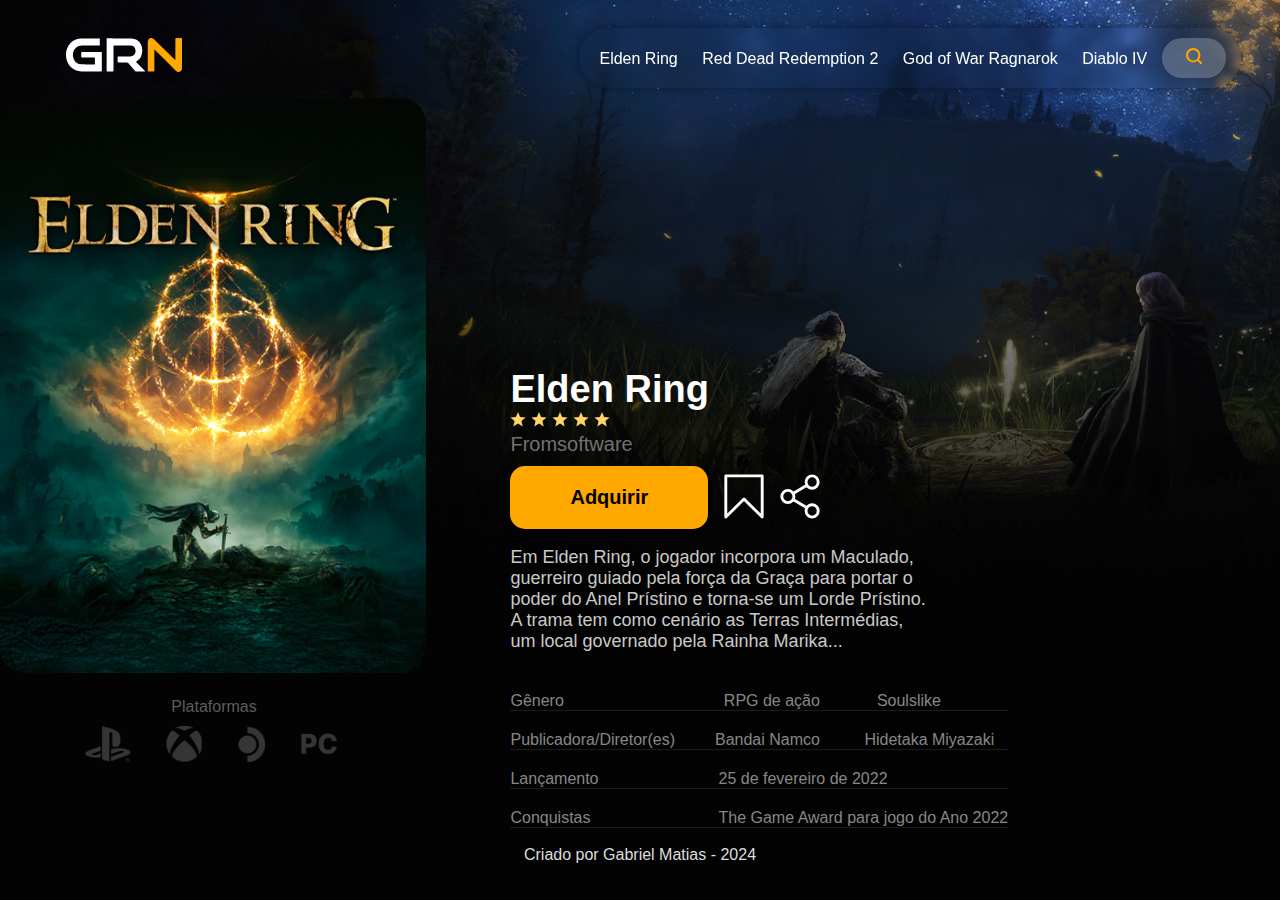
<file: index.html>
<!DOCTYPE html>
<html lang="en">
<head>
    <meta charset="UTF-8">
    <meta name="viewport" content="width=device-width, initial-scale=1.0">
    <title>Elden Ring</title>

    <link rel="stylesheet" href="css/estilo-game.css">
    

</head>
<body>

    <!--TOPO-->
    <section class="container-cabecalho">
        <div id="area-logo">
            <svg xmlns="http://www.w3.org/2000/svg" width="116" height="34" viewBox="0 0 116 34" fill="none">
                <g clip-path="url(#clip0_1_75)">
                  <path d="M24.5462 33.4883C21.5475 33.4883 18.5488 33.5222 15.5501 33.4826C7.12988 33.3667 0.412545 26.6153 0.0276687 18.0235C-0.210456 12.7224 1.04662 8.0321 5.02552 4.38217C7.93009 1.71612 11.4327 0.497589 15.2843 0.443873C21.1432 0.359056 27.0022 0.421255 32.8612 0.381674C33.6725 0.37602 33.8829 0.661568 33.8608 1.43905C33.8137 3.03925 33.7888 4.6451 33.8691 6.24248C33.9217 7.26875 33.5479 7.49493 32.6065 7.48645C27.2099 7.44404 21.8105 7.51189 16.414 7.45535C8.2762 7.37053 5.20273 15.38 7.78611 21.1843C9.26193 24.5034 11.8951 26.2535 15.4061 26.3665C19.5539 26.5022 23.71 26.3779 27.8606 26.4287C28.7549 26.44 28.9488 26.1064 28.9211 25.2837C28.8712 23.7316 28.8518 22.1738 28.9266 20.6217C28.9737 19.6463 28.5888 19.4314 27.7249 19.4399C23.9897 19.4738 20.2517 19.4173 16.5137 19.4766C15.4753 19.4936 15.1209 19.1911 15.2067 18.1309C15.2953 17.0537 15.2593 15.9652 15.215 14.8824C15.1846 14.1587 15.4116 13.8957 16.1509 13.8986C22.3782 13.924 28.6082 13.924 34.8354 13.8986C35.6412 13.8957 35.8461 14.1869 35.8433 14.9616C35.8184 20.7545 35.8101 26.5503 35.8488 32.3433C35.8544 33.2989 35.5276 33.525 34.6554 33.5137C31.2885 33.4713 27.9187 33.4968 24.5518 33.4968V33.4911L24.5462 33.4883Z" fill="white"/>
                  <path d="M79.0657 33.4883C76.0006 33.4883 72.9797 33.4883 69.9589 33.4883C69.4078 33.4883 69.1753 33.0331 68.879 32.6967C66.7193 30.2483 64.5512 27.8056 62.433 25.3177C61.9014 24.6928 61.3614 24.4214 60.5446 24.4356C58.0083 24.4836 55.4665 24.3903 52.9329 24.4808C51.7866 24.5204 51.4986 24.102 51.5789 23.0304C51.6592 21.9533 51.662 20.8592 51.5789 19.782C51.4959 18.7331 51.8254 18.408 52.8803 18.4278C56.5713 18.4928 60.2622 18.473 63.9531 18.4475C68.2948 18.4193 70.6677 14.7043 69.0756 10.5229C68.3307 8.56645 66.8439 7.56845 64.9333 7.52887C59.3983 7.4186 53.8605 7.47798 48.3255 7.45536C47.7302 7.45536 47.4838 7.69284 47.5087 8.28373C47.5225 8.65975 47.5087 9.03859 47.5087 9.41461C47.5087 17 47.4893 24.5854 47.5308 32.168C47.5364 33.2225 47.2539 33.5759 46.2101 33.5137C44.7398 33.4261 43.2557 33.4374 41.7826 33.5109C40.8384 33.559 40.6307 33.183 40.6335 32.2896C40.6584 22.0664 40.6557 11.8432 40.6391 1.62C40.6391 0.794456 40.7304 0.361893 41.7383 0.367547C49.3057 0.41561 56.8731 0.339275 64.4377 0.418437C69.2583 0.469327 73.2511 2.24481 75.2142 7.07086C76.7399 10.8254 76.7094 14.6902 75.073 18.4589C74.223 20.4181 72.8468 21.9674 70.9667 22.8834C69.6986 23.5026 70.0004 23.873 70.7868 24.6533C73.3314 27.1836 75.8095 29.7818 78.3043 32.3602C78.5812 32.6458 78.9688 32.8606 79.074 33.4798L79.0657 33.4883Z" fill="white"/>
                  <path d="M88.3554 11.4615C88.3554 12.7931 88.3554 13.7233 88.3554 14.6534C88.3554 20.4944 88.3304 26.3354 88.3775 32.1736C88.3858 33.2197 88.1256 33.59 87.0734 33.5194C85.7415 33.4261 84.3958 33.4261 83.064 33.5194C82.0063 33.5929 81.7322 33.2112 81.7543 32.1651C81.818 29.058 81.7765 25.9481 81.7765 22.841C81.7765 16.9548 81.7765 11.0657 81.7765 5.17943C81.7765 4.80342 81.7516 4.42457 81.7848 4.04855C81.926 2.43987 82.2832 0.893388 83.9501 0.257266C85.5837 -0.367547 86.9792 0.197894 88.2197 1.41925C94.6878 7.79743 101.181 14.1502 107.668 20.5114C108.128 20.9609 108.596 21.4048 109.081 21.8684C109.554 21.3482 109.349 20.8082 109.352 20.3276C109.368 14.0173 109.388 7.70413 109.338 1.3938C109.33 0.319464 109.64 0.00564429 110.664 0.0678429C112.09 0.152659 113.525 0.12156 114.953 0.0763245C115.712 0.0537068 116.008 0.285538 116.006 1.10826C115.983 10.7151 116.011 20.3248 115.97 29.9316C115.964 31.5545 115.402 33.0048 113.777 33.706C112.071 34.4439 110.747 33.6975 109.551 32.5072C102.947 25.934 96.3409 19.3607 89.737 12.7903C89.3799 12.434 89.0116 12.0891 88.3609 11.4615H88.3554Z" fill="#FFA800"/>
                </g>
                <defs>
                  <clipPath id="clip0_1_75">
                    <rect width="116" height="34" fill="white"/>
                  </clipPath>
                </defs>
            </svg>
        </div>

        <div id="nav-menu">        
            <div id="area-menu">
                <a href="index.html">Elden Ring</a>
                <a href="rdr2.html">Red Dead Redemption 2</a>
                <a href="godofwar.html">God of War Ragnarok</a>
                <a href="diabloiv.html">Diablo IV</a>
                
           
                <div class="search-box">
                    <input type="text" class="search-text" placeholder="Pesquisar...">
                    <a class="search-btn">
                        <svg xmlns="http://www.w3.org/2000/svg" width="16" height="16" viewBox="0 0 16 16" fill="none">
                            <path d="M15 15L11.6167 11.6167M13.4444 7.22222C13.4444 10.6587 10.6587 13.4444 7.22222 13.4444C3.78578 13.4444 1 10.6587 1 7.22222C1 3.78578 3.78578 1 7.22222 1C10.6587 1 13.4444 3.78578 13.4444 7.22222Z" stroke="#FFA800" stroke-width="2" stroke-linecap="round" stroke-linejoin="round"/>
                          </svg>
                    </a>
                </div>
            </div>
        </div>

    </section>
    <!--FIM TOPO-->

    <!--CONTEÚDO-->
    <section id="all-content">

        <div id="banner-elden">

            <img src="img/eldenring/banner-elden-ring.jpg", alt="" width="426" height="575" style="border-radius: 25px;">

        </div>
        <!--CONTEÚDO DO GAME-->
        <div id="content-game">

           <h1 class="titulo">Elden Ring</h1>

           <svg xmlns="http://www.w3.org/2000/svg" width="100" height="18" viewBox="0 0 200 32" fill="none">
            <path d="M16 0L20.2321 10.1751L31.2169 11.0557L22.8476 18.2249L25.4046 28.9443L16 23.2L6.59544 28.9443L9.15239 18.2249L0.783095 11.0557L11.7679 10.1751L16 0Z" fill="#FFD464"/>
            <path d="M58 0L62.2321 10.1751L73.2169 11.0557L64.8476 18.2249L67.4046 28.9443L58 23.2L48.5954 28.9443L51.1524 18.2249L42.7831 11.0557L53.7679 10.1751L58 0Z" fill="#FFD464"/>
            <path d="M100 0L104.232 10.1751L115.217 11.0557L106.848 18.2249L109.405 28.9443L100 23.2L90.5954 28.9443L93.1524 18.2249L84.7831 11.0557L95.7679 10.1751L100 0Z" fill="#FFD464"/>
            <path d="M142 0L146.232 10.1751L157.217 11.0557L148.848 18.2249L151.405 28.9443L142 23.2L132.595 28.9443L135.152 18.2249L126.783 11.0557L137.768 10.1751L142 0Z" fill="#FFD464"/>
            <path d="M184 0L188.232 10.1751L199.217 11.0557L190.848 18.2249L193.405 28.9443L184 23.2L174.595 28.9443L177.152 18.2249L168.783 11.0557L179.768 10.1751L184 0Z" fill="#FFD464"/>
          </svg>

          <div style="color: rgb(114, 114, 114); font-size: 20px;">
            Fromsoftware
          </div>

            <!--button-->
          <form method="get" action="https://store.steampowered.com/app/1245620/ELDEN_RING/"; style="display: inline-block;">
            <button class="button", style="margin-top: 10px;">Adquirir</button>
        </form>
          <!--Icones-->

          <svg xmlns="http://www.w3.org/2000/svg" width="42" height="45" viewBox="0 0 42 47" fill="none" style="position: relative; top: 15px; left: 10px; cursor:pointer">
            <path d="M2 45V2H40V45L21 26.1462L2 45Z" stroke="white" stroke-width="3" stroke-linejoin="round"/>
          </svg>

          <svg xmlns="http://www.w3.org/2000/svg" width="42" height="45" viewBox="0 0 42 47" fill="none" style="position: relative; top: 15px; left: 20px; cursor:pointer;"<a href="https://www.instagram.com/"></a>>
            <path d="M13.8011 26.7465L28.22 35.3035M28.1989 11.6965L13.8011 20.2535M40 8.45C40 12.0122 37.1645 14.9 33.6667 14.9C30.1689 14.9 27.3333 12.0122 27.3333 8.45C27.3333 4.88776 30.1689 2 33.6667 2C37.1645 2 40 4.88776 40 8.45ZM14.6667 23.5C14.6667 27.0622 11.8311 29.95 8.33333 29.95C4.83553 29.95 2 27.0622 2 23.5C2 19.9378 4.83553 17.05 8.33333 17.05C11.8311 17.05 14.6667 19.9378 14.6667 23.5ZM40 38.55C40 42.1122 37.1645 45 33.6667 45C30.1689 45 27.3333 42.1122 27.3333 38.55C27.3333 34.9878 30.1689 32.1 33.6667 32.1C37.1645 32.1 40 34.9878 40 38.55Z" stroke="white" stroke-width="3" stroke-linecap="round" stroke-linejoin="round"/>
          </svg>

          <!--fim de Icones-->


          <p class="description">Em Elden Ring, o jogador incorpora um Maculado,<br> guerreiro guiado pela força da Graça para
            portar o<br> poder do Anel Prístino e torna-se um Lorde Prístino.<br> A trama tem como cenário as Terras Intermédias,<br> um local governado pela Rainha Marika...</p>

           <!--DESCRIÇÕES-->
            <div class="informations">
                
                <p style="border-bottom: 1px solid #4b4b4b54;">Gênero<span style="padding-left: 160px;">RPG de ação</span><span style="padding-left: 57px;">Soulslike</span></p>
                <p style="padding-top: 20px; border-bottom: 1px solid #4b4b4b54;">Publicadora/Diretor(es)<span style="padding-left: 40px;">Bandai Namco</span> <span style="padding-left: 40px;">Hidetaka Miyazaki</span></p>
                <p style="padding-top: 20px; border-bottom: 1px solid #4b4b4b54;">Lançamento<span style="padding-left: 120px;">25 de fevereiro de 2022</span></p>
                <p style="padding-top: 20px; border-bottom: 1px solid #4b4b4b54;">Conquistas<span style="padding-left: 128px;">The Game Award para jogo do Ano 2022</span></p>

            </div>
            <!--FIM DESCRIÇÕES-->

        </div>
        <!--FIM CONTEÚDO DO GAME-->

        <div id="plataformas">
            <p style="color: rgb(92, 92, 92);">Plataformas</p>
        </div>

        <svg xmlns="http://www.w3.org/2000/svg" xmlns:xlink="http://www.w3.org/1999/xlink" width="322" height="36" viewBox="0 0 322 46" fill="none";
        style="padding: 10px 50px 0px 50px;">
            <path d="M0 0H322V46H0V0Z" fill="url(#pattern0_38_4)"/>
            <defs>
              <pattern id="pattern0_38_4" patternContentUnits="objectBoundingBox" width="1" height="1">
                <use xlink:href="#image0_38_4" transform="scale(0.00310559 0.0217391)"/>
              </pattern>
              <image id="image0_38_4" width="322" height="46" xlink:href="[data-uri]"/>
            </defs>
          </svg>

        <!--lateral-->
        <div id="area-lateral">
            <h3>Conteúdo Adicional</h3>
            <p style="color: #878787; font-size: 14px; padding-top: 5px;">Shadow of the Erdtree leva os jogadores<br> a continuarem sua missão com a liberdade<br> de explorar e vivenciar a aventura no seu próprio ritmo. O Reino das Sombras foi mantido separado das Terras Intermédias desde a sua criação.</p>

            <a href="https://store.steampowered.com/app/2778580/ELDEN_RING_Shadow_of_the_Erdtree/">
             <img src="img/eldenring/banner-dlc.jpg" alt="", width="300", style="border-radius: 15px; padding-top: 10px; margin-left: -10px;">
            </a>

            <p style="padding-top: 10px; text-align: center;">Veja também</p><br>
            <p  style="color: #878787; text-align: center; font-size: 14px; padding-top: 5px; margin-top: -20px;">Outros títulos da desenvolvedora</p>

            <div style="padding-left: 10px;"">
                <img src="img/eldenring/bloodbourn.png" alt="" width="90px">
                <img src="img/eldenring/ds3.png" alt="" width="90px">
                <img src="img/eldenring/sekiro.png" alt="" width="90px">
            </div>

        </div>

    </section>

    <div id="rodape"><span style="color: #DDDDDD;">Criado por Gabriel Matias - 2024</span></div>

   
</body>
</html>
</file>
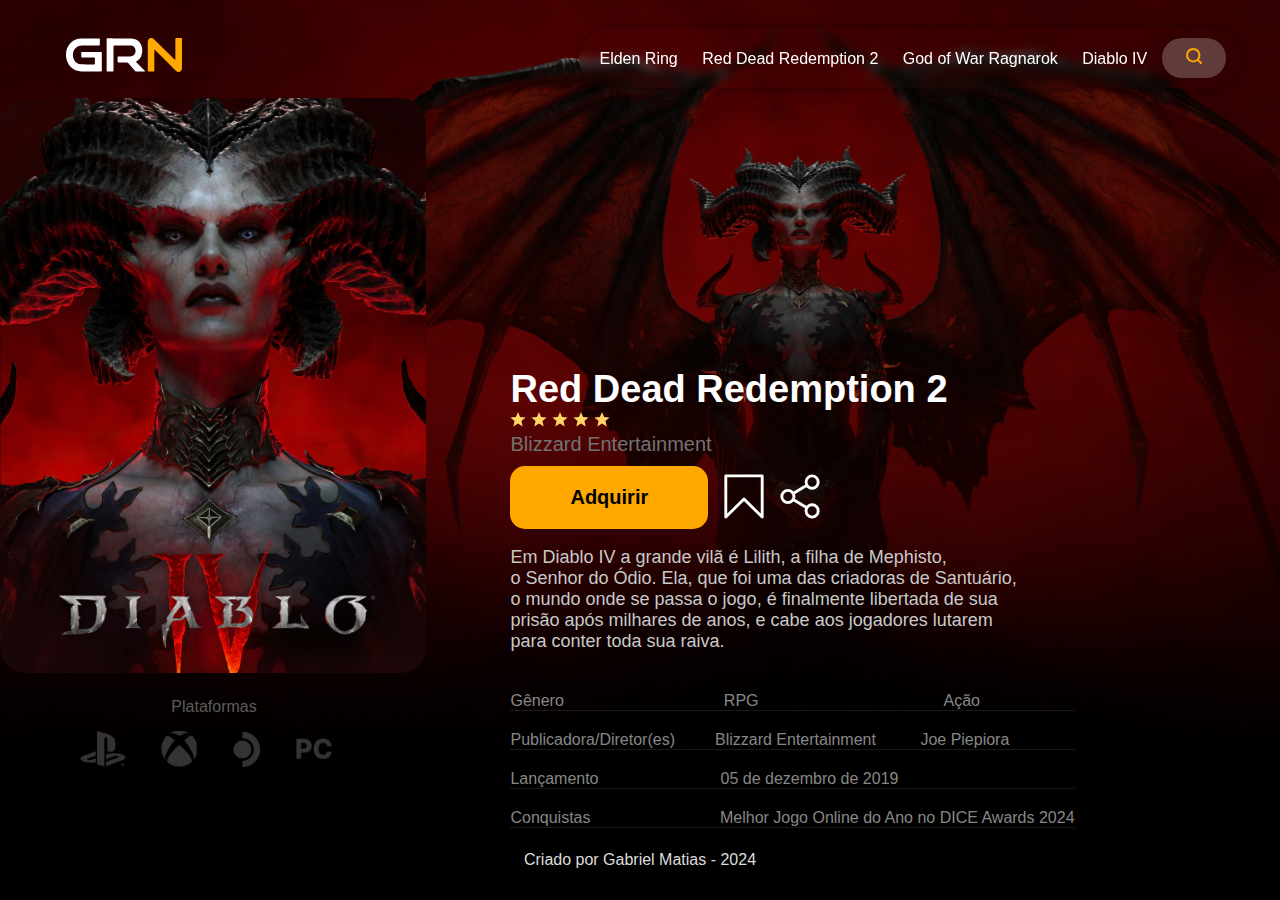
<file: diabloiv.html>
<!DOCTYPE html>
<html lang="en">
<head>
    <meta charset="UTF-8">
    <meta name="viewport" content="width=device-width, initial-scale=1.0">
    <title>Diablo IV</title>

    <link rel="stylesheet" href="css/estilo-diabloiv.css">
    

</head>
<body>

    <!--TOPO-->
    <section class="container-cabecalho">
        <div id="area-logo">
            <svg xmlns="http://www.w3.org/2000/svg" width="116" height="34" viewBox="0 0 116 34" fill="none">
                <g clip-path="url(#clip0_1_75)">
                  <path d="M24.5462 33.4883C21.5475 33.4883 18.5488 33.5222 15.5501 33.4826C7.12988 33.3667 0.412545 26.6153 0.0276687 18.0235C-0.210456 12.7224 1.04662 8.0321 5.02552 4.38217C7.93009 1.71612 11.4327 0.497589 15.2843 0.443873C21.1432 0.359056 27.0022 0.421255 32.8612 0.381674C33.6725 0.37602 33.8829 0.661568 33.8608 1.43905C33.8137 3.03925 33.7888 4.6451 33.8691 6.24248C33.9217 7.26875 33.5479 7.49493 32.6065 7.48645C27.2099 7.44404 21.8105 7.51189 16.414 7.45535C8.2762 7.37053 5.20273 15.38 7.78611 21.1843C9.26193 24.5034 11.8951 26.2535 15.4061 26.3665C19.5539 26.5022 23.71 26.3779 27.8606 26.4287C28.7549 26.44 28.9488 26.1064 28.9211 25.2837C28.8712 23.7316 28.8518 22.1738 28.9266 20.6217C28.9737 19.6463 28.5888 19.4314 27.7249 19.4399C23.9897 19.4738 20.2517 19.4173 16.5137 19.4766C15.4753 19.4936 15.1209 19.1911 15.2067 18.1309C15.2953 17.0537 15.2593 15.9652 15.215 14.8824C15.1846 14.1587 15.4116 13.8957 16.1509 13.8986C22.3782 13.924 28.6082 13.924 34.8354 13.8986C35.6412 13.8957 35.8461 14.1869 35.8433 14.9616C35.8184 20.7545 35.8101 26.5503 35.8488 32.3433C35.8544 33.2989 35.5276 33.525 34.6554 33.5137C31.2885 33.4713 27.9187 33.4968 24.5518 33.4968V33.4911L24.5462 33.4883Z" fill="white"/>
                  <path d="M79.0657 33.4883C76.0006 33.4883 72.9797 33.4883 69.9589 33.4883C69.4078 33.4883 69.1753 33.0331 68.879 32.6967C66.7193 30.2483 64.5512 27.8056 62.433 25.3177C61.9014 24.6928 61.3614 24.4214 60.5446 24.4356C58.0083 24.4836 55.4665 24.3903 52.9329 24.4808C51.7866 24.5204 51.4986 24.102 51.5789 23.0304C51.6592 21.9533 51.662 20.8592 51.5789 19.782C51.4959 18.7331 51.8254 18.408 52.8803 18.4278C56.5713 18.4928 60.2622 18.473 63.9531 18.4475C68.2948 18.4193 70.6677 14.7043 69.0756 10.5229C68.3307 8.56645 66.8439 7.56845 64.9333 7.52887C59.3983 7.4186 53.8605 7.47798 48.3255 7.45536C47.7302 7.45536 47.4838 7.69284 47.5087 8.28373C47.5225 8.65975 47.5087 9.03859 47.5087 9.41461C47.5087 17 47.4893 24.5854 47.5308 32.168C47.5364 33.2225 47.2539 33.5759 46.2101 33.5137C44.7398 33.4261 43.2557 33.4374 41.7826 33.5109C40.8384 33.559 40.6307 33.183 40.6335 32.2896C40.6584 22.0664 40.6557 11.8432 40.6391 1.62C40.6391 0.794456 40.7304 0.361893 41.7383 0.367547C49.3057 0.41561 56.8731 0.339275 64.4377 0.418437C69.2583 0.469327 73.2511 2.24481 75.2142 7.07086C76.7399 10.8254 76.7094 14.6902 75.073 18.4589C74.223 20.4181 72.8468 21.9674 70.9667 22.8834C69.6986 23.5026 70.0004 23.873 70.7868 24.6533C73.3314 27.1836 75.8095 29.7818 78.3043 32.3602C78.5812 32.6458 78.9688 32.8606 79.074 33.4798L79.0657 33.4883Z" fill="white"/>
                  <path d="M88.3554 11.4615C88.3554 12.7931 88.3554 13.7233 88.3554 14.6534C88.3554 20.4944 88.3304 26.3354 88.3775 32.1736C88.3858 33.2197 88.1256 33.59 87.0734 33.5194C85.7415 33.4261 84.3958 33.4261 83.064 33.5194C82.0063 33.5929 81.7322 33.2112 81.7543 32.1651C81.818 29.058 81.7765 25.9481 81.7765 22.841C81.7765 16.9548 81.7765 11.0657 81.7765 5.17943C81.7765 4.80342 81.7516 4.42457 81.7848 4.04855C81.926 2.43987 82.2832 0.893388 83.9501 0.257266C85.5837 -0.367547 86.9792 0.197894 88.2197 1.41925C94.6878 7.79743 101.181 14.1502 107.668 20.5114C108.128 20.9609 108.596 21.4048 109.081 21.8684C109.554 21.3482 109.349 20.8082 109.352 20.3276C109.368 14.0173 109.388 7.70413 109.338 1.3938C109.33 0.319464 109.64 0.00564429 110.664 0.0678429C112.09 0.152659 113.525 0.12156 114.953 0.0763245C115.712 0.0537068 116.008 0.285538 116.006 1.10826C115.983 10.7151 116.011 20.3248 115.97 29.9316C115.964 31.5545 115.402 33.0048 113.777 33.706C112.071 34.4439 110.747 33.6975 109.551 32.5072C102.947 25.934 96.3409 19.3607 89.737 12.7903C89.3799 12.434 89.0116 12.0891 88.3609 11.4615H88.3554Z" fill="#FFA800"/>
                </g>
                <defs>
                  <clipPath id="clip0_1_75">
                    <rect width="116" height="34" fill="white"/>
                  </clipPath>
                </defs>
            </svg>
        </div>

        <div id="nav-menu">        
            <div id="area-menu">
                <a href="index.html">Elden Ring</a>
                <a href="rdr2.html">Red Dead Redemption 2</a>
                <a href="godofwar.html">God of War Ragnarok</a>
                <a href="diabloiv.html">Diablo IV</a>
                
           
                <div class="search-box">
                    <input type="text" class="search-text" placeholder="Pesquisar...">
                    <a class="search-btn">
                        <svg xmlns="http://www.w3.org/2000/svg" width="16" height="16" viewBox="0 0 16 16" fill="none">
                            <path d="M15 15L11.6167 11.6167M13.4444 7.22222C13.4444 10.6587 10.6587 13.4444 7.22222 13.4444C3.78578 13.4444 1 10.6587 1 7.22222C1 3.78578 3.78578 1 7.22222 1C10.6587 1 13.4444 3.78578 13.4444 7.22222Z" stroke="#FFA800" stroke-width="2" stroke-linecap="round" stroke-linejoin="round"/>
                          </svg>
                    </a>
                </div>
            </div>
        </div>

    </section>
    <!--FIM TOPO-->

    <!--CONTEÚDO-->
    <section id="all-content";>

        <div id="banner-elden">

            <img src="img/diabloiv/diabloiv.jpg", alt="" width="426" height="575" style="border-radius: 25px;">

        </div>
        <!--CONTEÚDO DO GAME-->
        <div id="content-game">

           <h1 class="titulo">Red Dead Redemption 2</h1>

           <svg xmlns="http://www.w3.org/2000/svg" width="100" height="18" viewBox="0 0 200 32" fill="none">
            <path d="M16 0L20.2321 10.1751L31.2169 11.0557L22.8476 18.2249L25.4046 28.9443L16 23.2L6.59544 28.9443L9.15239 18.2249L0.783095 11.0557L11.7679 10.1751L16 0Z" fill="#FFD464"/>
            <path d="M58 0L62.2321 10.1751L73.2169 11.0557L64.8476 18.2249L67.4046 28.9443L58 23.2L48.5954 28.9443L51.1524 18.2249L42.7831 11.0557L53.7679 10.1751L58 0Z" fill="#FFD464"/>
            <path d="M100 0L104.232 10.1751L115.217 11.0557L106.848 18.2249L109.405 28.9443L100 23.2L90.5954 28.9443L93.1524 18.2249L84.7831 11.0557L95.7679 10.1751L100 0Z" fill="#FFD464"/>
            <path d="M142 0L146.232 10.1751L157.217 11.0557L148.848 18.2249L151.405 28.9443L142 23.2L132.595 28.9443L135.152 18.2249L126.783 11.0557L137.768 10.1751L142 0Z" fill="#FFD464"/>
            <path d="M184 0L188.232 10.1751L199.217 11.0557L190.848 18.2249L193.405 28.9443L184 23.2L174.595 28.9443L177.152 18.2249L168.783 11.0557L179.768 10.1751L184 0Z" fill="#FFD464"/>
          </svg>

          <div style="color: rgb(114, 114, 114); font-size: 20px;">
            Blizzard Entertainment
          </div>

            <!--button-->
          <form method="get" action="https://store.steampowered.com/app/2344520/Diablo_IV/"; style="display: inline-block;">
            <button class="button", style="margin-top: 10px;">Adquirir</button>
        </form>
          <!--Icones-->

          <svg xmlns="http://www.w3.org/2000/svg" width="42" height="45" viewBox="0 0 42 47" fill="none" style="position: relative; top: 15px; left: 10px; cursor:pointer">
            <path d="M2 45V2H40V45L21 26.1462L2 45Z" stroke="white" stroke-width="3" stroke-linejoin="round"/>
          </svg>

          <svg xmlns="http://www.w3.org/2000/svg" width="42" height="45" viewBox="0 0 42 47" fill="none" style="position: relative; top: 15px; left: 20px; cursor:pointer;"<a href="https://www.instagram.com/"></a>>
            <path d="M13.8011 26.7465L28.22 35.3035M28.1989 11.6965L13.8011 20.2535M40 8.45C40 12.0122 37.1645 14.9 33.6667 14.9C30.1689 14.9 27.3333 12.0122 27.3333 8.45C27.3333 4.88776 30.1689 2 33.6667 2C37.1645 2 40 4.88776 40 8.45ZM14.6667 23.5C14.6667 27.0622 11.8311 29.95 8.33333 29.95C4.83553 29.95 2 27.0622 2 23.5C2 19.9378 4.83553 17.05 8.33333 17.05C11.8311 17.05 14.6667 19.9378 14.6667 23.5ZM40 38.55C40 42.1122 37.1645 45 33.6667 45C30.1689 45 27.3333 42.1122 27.3333 38.55C27.3333 34.9878 30.1689 32.1 33.6667 32.1C37.1645 32.1 40 34.9878 40 38.55Z" stroke="white" stroke-width="3" stroke-linecap="round" stroke-linejoin="round"/>
          </svg>

          <!--fim de Icones-->


          <p class="description">Em Diablo IV a grande vilã é Lilith, a filha de Mephisto,<br>
            o Senhor do Ódio. Ela, que foi uma das criadoras de Santuário,<br>
            o mundo onde se passa o jogo, é finalmente libertada de sua<br>prisão
            após milhares de anos, e cabe aos jogadores lutarem<br> para conter
            toda sua raiva.</p>

           <!--DESCRIÇÕES-->
            <div class="informations">
                
                <p style="border-bottom: 1px solid #4b4b4b54;">Gênero<span style="padding-left: 160px;">RPG</span><span style="padding-left: 185px;">Ação</span></p>
                <p style="padding-top: 20px; border-bottom: 1px solid #4b4b4b54;">Publicadora/Diretor(es)<span style="padding-left: 40px;">Blizzard Entertainment</span> <span style="padding-left: 40px;">Joe Piepiora</span></p>
                <p style="padding-top: 20px; border-bottom: 1px solid #4b4b4b54;">Lançamento<span style="padding-left: 122px;">05 de dezembro de 2019</span></p>
                <p style="padding-top: 20px; border-bottom: 1px solid #4b4b4b54;">Conquistas<span style="padding-left: 125px;"> Melhor Jogo Online do Ano no DICE Awards 2024</span></p>

            </div>
            <!--FIM DESCRIÇÕES-->

        </div>
        <!--FIM CONTEÚDO DO GAME-->

        <div id="plataformas">
            <p style="color: rgb(92, 92, 92);">Plataformas</p>
        </div>

        <svg xmlns="http://www.w3.org/2000/svg" xmlns:xlink="http://www.w3.org/1999/xlink" width="322" height="36" viewBox="0 0 322 46" fill="none";
        style="padding: 15px 50px 0px 45px;">
            <path d="M0 0H322V46H0V0Z" fill="url(#pattern0_38_4)"/>
            <defs>
              <pattern id="pattern0_38_4" patternContentUnits="objectBoundingBox" width="1" height="1">
                <use xlink:href="#image0_38_4" transform="scale(0.00310559 0.0217391)"/>
              </pattern>
              <image id="image0_38_4" width="322" height="46" xlink:href="[data-uri]"/>
            </defs>
          </svg>

        <!--lateral-->
        <div id="area-lateral">
            <h3>Diablo III</h3>
            <p style="color: #878787; font-size: 14px; padding-top: 5px;">O feiticeiro Deckard Cain aparece com<br> sua sobrinha, Leah, 20 anos depois da destruição da pedra, quando um cometa de fogo segue em direção à catedral de Tristam. O jogador terá que descobrir a relação deste cometa com os eventos estranhos que acontecem naquela região.</p>

            <a href="https://us.shop.battle.net/pt-br/product/diablo-iii">
             <img src="img/diabloiv/diabloIII.jpg" alt="", width="300", style="border-radius: 15px; padding-top: 10px; margin-left: -10px;">
            </a>

            <p style="padding-top: 10px; text-align: center;">Veja também</p><br>
            <!--<p  style="color: #878787; text-align: center; font-size: 14px; padding-top: 5px; margin-top: -20px;">Outros títulos da desenvolvedora</p>-->

            <div style="padding-left: 10px;"">
                <img src="img/diabloiv/cod.png" alt="" width="90px">
                <img src="img/diabloiv/twiii.png" alt="" width="90px">
                <img src="img/diabloiv/sky.png" alt="" width="90px">
            </div>

        </div>

    </section>

    <div id="rodape"><span style="color: #DDDDDD;">Criado por Gabriel Matias - 2024</span></div>

   
</body>
</html>
</file>
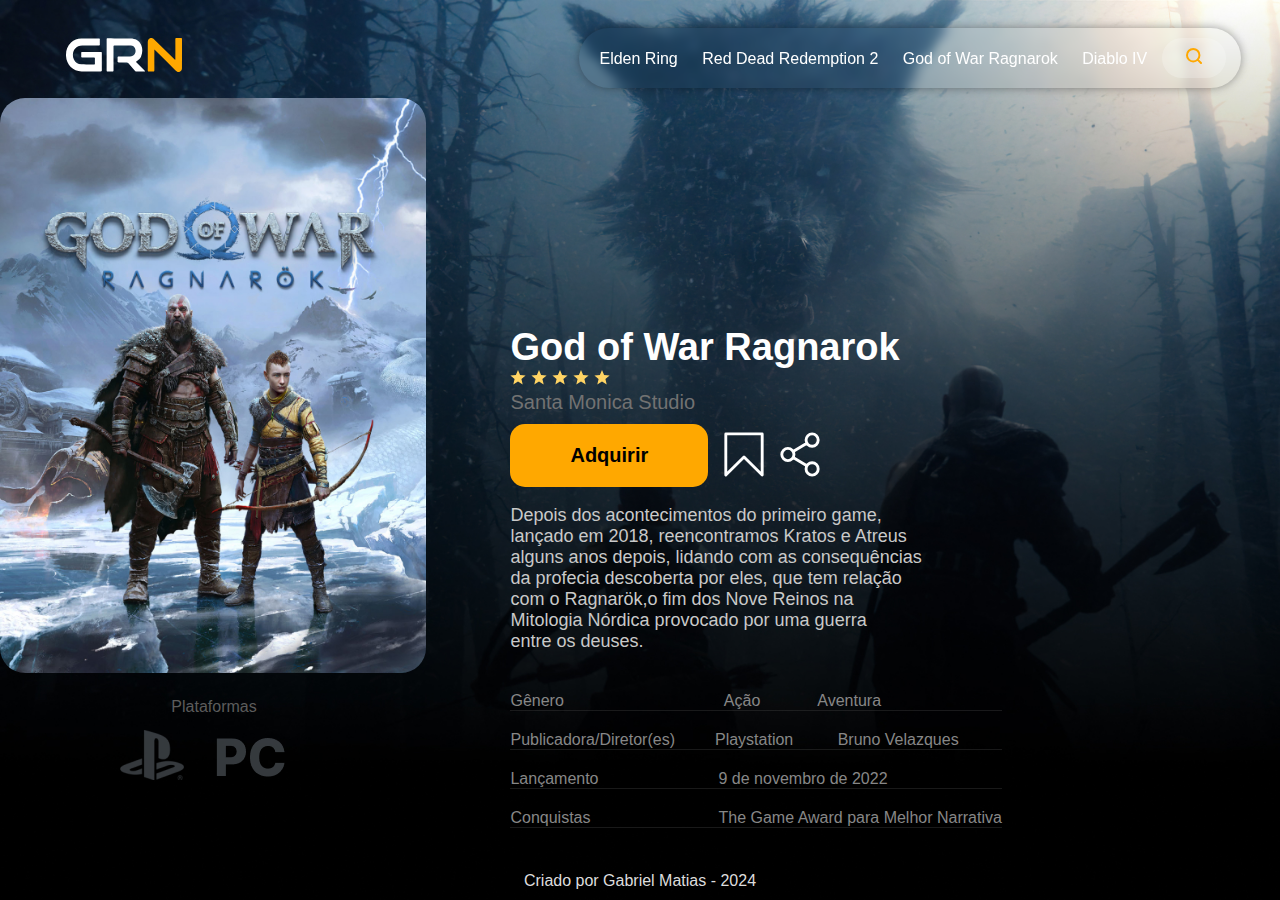
<file: godofwar.html>
<!DOCTYPE html>
<html lang="en">
<head>
    <meta charset="UTF-8">
    <meta name="viewport" content="width=device-width, initial-scale=1.0">
    <title>God of War Ragnarok</title>

    <link rel="stylesheet" href="css/estilo-godofwar.css">
    

</head>
<body>

    <!--TOPO-->
    <section class="container-cabecalho">
        <div id="area-logo">
            <svg xmlns="http://www.w3.org/2000/svg" width="116" height="34" viewBox="0 0 116 34" fill="none">
                <g clip-path="url(#clip0_1_75)">
                  <path d="M24.5462 33.4883C21.5475 33.4883 18.5488 33.5222 15.5501 33.4826C7.12988 33.3667 0.412545 26.6153 0.0276687 18.0235C-0.210456 12.7224 1.04662 8.0321 5.02552 4.38217C7.93009 1.71612 11.4327 0.497589 15.2843 0.443873C21.1432 0.359056 27.0022 0.421255 32.8612 0.381674C33.6725 0.37602 33.8829 0.661568 33.8608 1.43905C33.8137 3.03925 33.7888 4.6451 33.8691 6.24248C33.9217 7.26875 33.5479 7.49493 32.6065 7.48645C27.2099 7.44404 21.8105 7.51189 16.414 7.45535C8.2762 7.37053 5.20273 15.38 7.78611 21.1843C9.26193 24.5034 11.8951 26.2535 15.4061 26.3665C19.5539 26.5022 23.71 26.3779 27.8606 26.4287C28.7549 26.44 28.9488 26.1064 28.9211 25.2837C28.8712 23.7316 28.8518 22.1738 28.9266 20.6217C28.9737 19.6463 28.5888 19.4314 27.7249 19.4399C23.9897 19.4738 20.2517 19.4173 16.5137 19.4766C15.4753 19.4936 15.1209 19.1911 15.2067 18.1309C15.2953 17.0537 15.2593 15.9652 15.215 14.8824C15.1846 14.1587 15.4116 13.8957 16.1509 13.8986C22.3782 13.924 28.6082 13.924 34.8354 13.8986C35.6412 13.8957 35.8461 14.1869 35.8433 14.9616C35.8184 20.7545 35.8101 26.5503 35.8488 32.3433C35.8544 33.2989 35.5276 33.525 34.6554 33.5137C31.2885 33.4713 27.9187 33.4968 24.5518 33.4968V33.4911L24.5462 33.4883Z" fill="white"/>
                  <path d="M79.0657 33.4883C76.0006 33.4883 72.9797 33.4883 69.9589 33.4883C69.4078 33.4883 69.1753 33.0331 68.879 32.6967C66.7193 30.2483 64.5512 27.8056 62.433 25.3177C61.9014 24.6928 61.3614 24.4214 60.5446 24.4356C58.0083 24.4836 55.4665 24.3903 52.9329 24.4808C51.7866 24.5204 51.4986 24.102 51.5789 23.0304C51.6592 21.9533 51.662 20.8592 51.5789 19.782C51.4959 18.7331 51.8254 18.408 52.8803 18.4278C56.5713 18.4928 60.2622 18.473 63.9531 18.4475C68.2948 18.4193 70.6677 14.7043 69.0756 10.5229C68.3307 8.56645 66.8439 7.56845 64.9333 7.52887C59.3983 7.4186 53.8605 7.47798 48.3255 7.45536C47.7302 7.45536 47.4838 7.69284 47.5087 8.28373C47.5225 8.65975 47.5087 9.03859 47.5087 9.41461C47.5087 17 47.4893 24.5854 47.5308 32.168C47.5364 33.2225 47.2539 33.5759 46.2101 33.5137C44.7398 33.4261 43.2557 33.4374 41.7826 33.5109C40.8384 33.559 40.6307 33.183 40.6335 32.2896C40.6584 22.0664 40.6557 11.8432 40.6391 1.62C40.6391 0.794456 40.7304 0.361893 41.7383 0.367547C49.3057 0.41561 56.8731 0.339275 64.4377 0.418437C69.2583 0.469327 73.2511 2.24481 75.2142 7.07086C76.7399 10.8254 76.7094 14.6902 75.073 18.4589C74.223 20.4181 72.8468 21.9674 70.9667 22.8834C69.6986 23.5026 70.0004 23.873 70.7868 24.6533C73.3314 27.1836 75.8095 29.7818 78.3043 32.3602C78.5812 32.6458 78.9688 32.8606 79.074 33.4798L79.0657 33.4883Z" fill="white"/>
                  <path d="M88.3554 11.4615C88.3554 12.7931 88.3554 13.7233 88.3554 14.6534C88.3554 20.4944 88.3304 26.3354 88.3775 32.1736C88.3858 33.2197 88.1256 33.59 87.0734 33.5194C85.7415 33.4261 84.3958 33.4261 83.064 33.5194C82.0063 33.5929 81.7322 33.2112 81.7543 32.1651C81.818 29.058 81.7765 25.9481 81.7765 22.841C81.7765 16.9548 81.7765 11.0657 81.7765 5.17943C81.7765 4.80342 81.7516 4.42457 81.7848 4.04855C81.926 2.43987 82.2832 0.893388 83.9501 0.257266C85.5837 -0.367547 86.9792 0.197894 88.2197 1.41925C94.6878 7.79743 101.181 14.1502 107.668 20.5114C108.128 20.9609 108.596 21.4048 109.081 21.8684C109.554 21.3482 109.349 20.8082 109.352 20.3276C109.368 14.0173 109.388 7.70413 109.338 1.3938C109.33 0.319464 109.64 0.00564429 110.664 0.0678429C112.09 0.152659 113.525 0.12156 114.953 0.0763245C115.712 0.0537068 116.008 0.285538 116.006 1.10826C115.983 10.7151 116.011 20.3248 115.97 29.9316C115.964 31.5545 115.402 33.0048 113.777 33.706C112.071 34.4439 110.747 33.6975 109.551 32.5072C102.947 25.934 96.3409 19.3607 89.737 12.7903C89.3799 12.434 89.0116 12.0891 88.3609 11.4615H88.3554Z" fill="#FFA800"/>
                </g>
                <defs>
                  <clipPath id="clip0_1_75">
                    <rect width="116" height="34" fill="white"/>
                  </clipPath>
                </defs>
            </svg>
        </div>

        <div id="nav-menu">        
            <div id="area-menu">
                <a href="index.html">Elden Ring</a>
                <a href="rdr2.html">Red Dead Redemption 2</a>
                <a href="godofwar.html">God of War Ragnarok</a>
                <a href="diabloiv.html">Diablo IV</a>
                
           
                <div class="search-box">
                    <input type="text" class="search-text" placeholder="Pesquisar...">
                    <a class="search-btn">
                        <svg xmlns="http://www.w3.org/2000/svg" width="16" height="16" viewBox="0 0 16 16" fill="none">
                            <path d="M15 15L11.6167 11.6167M13.4444 7.22222C13.4444 10.6587 10.6587 13.4444 7.22222 13.4444C3.78578 13.4444 1 10.6587 1 7.22222C1 3.78578 3.78578 1 7.22222 1C10.6587 1 13.4444 3.78578 13.4444 7.22222Z" stroke="#FFA800" stroke-width="2" stroke-linecap="round" stroke-linejoin="round"/>
                          </svg>
                    </a>
                </div>
            </div>
        </div>

    </section>
    <!--FIM TOPO-->

    <!--CONTEÚDO-->
    <section id="all-content";">

        <div id="banner-elden">

            <img src="img/God/godofwar.jpg", alt="" width="426" height="575" style="border-radius: 25px;">

        </div>
        <!--CONTEÚDO DO GAME-->
        <div id="content-game">

           <h1 class="titulo">God of War Ragnarok</h1>

           <svg xmlns="http://www.w3.org/2000/svg" width="100" height="18" viewBox="0 0 200 32" fill="none">
            <path d="M16 0L20.2321 10.1751L31.2169 11.0557L22.8476 18.2249L25.4046 28.9443L16 23.2L6.59544 28.9443L9.15239 18.2249L0.783095 11.0557L11.7679 10.1751L16 0Z" fill="#FFD464"/>
            <path d="M58 0L62.2321 10.1751L73.2169 11.0557L64.8476 18.2249L67.4046 28.9443L58 23.2L48.5954 28.9443L51.1524 18.2249L42.7831 11.0557L53.7679 10.1751L58 0Z" fill="#FFD464"/>
            <path d="M100 0L104.232 10.1751L115.217 11.0557L106.848 18.2249L109.405 28.9443L100 23.2L90.5954 28.9443L93.1524 18.2249L84.7831 11.0557L95.7679 10.1751L100 0Z" fill="#FFD464"/>
            <path d="M142 0L146.232 10.1751L157.217 11.0557L148.848 18.2249L151.405 28.9443L142 23.2L132.595 28.9443L135.152 18.2249L126.783 11.0557L137.768 10.1751L142 0Z" fill="#FFD464"/>
            <path d="M184 0L188.232 10.1751L199.217 11.0557L190.848 18.2249L193.405 28.9443L184 23.2L174.595 28.9443L177.152 18.2249L168.783 11.0557L179.768 10.1751L184 0Z" fill="#FFD464"/>
          </svg>

          <div style="color: rgb(114, 114, 114); font-size: 20px;">
            Santa Monica Studio
          </div>

            <!--button-->
          <form method="get" action="https://www.playstation.com/pt-br/games/god-of-war-ragnarok/"; style="display: inline-block;">
            <button class="button", style="margin-top: 10px;">Adquirir</button>
        </form>
          <!--Icones-->

          <svg xmlns="http://www.w3.org/2000/svg" width="42" height="45" viewBox="0 0 42 47" fill="none" style="position: relative; top: 15px; left: 10px; cursor:pointer">
            <path d="M2 45V2H40V45L21 26.1462L2 45Z" stroke="white" stroke-width="3" stroke-linejoin="round"/>
          </svg>

          <svg xmlns="http://www.w3.org/2000/svg" width="42" height="45" viewBox="0 0 42 47" fill="none" style="position: relative; top: 15px; left: 20px; cursor:pointer;"<a href="https://www.instagram.com/"></a>>
            <path d="M13.8011 26.7465L28.22 35.3035M28.1989 11.6965L13.8011 20.2535M40 8.45C40 12.0122 37.1645 14.9 33.6667 14.9C30.1689 14.9 27.3333 12.0122 27.3333 8.45C27.3333 4.88776 30.1689 2 33.6667 2C37.1645 2 40 4.88776 40 8.45ZM14.6667 23.5C14.6667 27.0622 11.8311 29.95 8.33333 29.95C4.83553 29.95 2 27.0622 2 23.5C2 19.9378 4.83553 17.05 8.33333 17.05C11.8311 17.05 14.6667 19.9378 14.6667 23.5ZM40 38.55C40 42.1122 37.1645 45 33.6667 45C30.1689 45 27.3333 42.1122 27.3333 38.55C27.3333 34.9878 30.1689 32.1 33.6667 32.1C37.1645 32.1 40 34.9878 40 38.55Z" stroke="white" stroke-width="3" stroke-linecap="round" stroke-linejoin="round"/>
          </svg>

          <!--fim de Icones-->


          <p class="description">Depois dos acontecimentos do primeiro game,<br> lançado em 2018, reencontramos Kratos e Atreus<br> alguns anos depois, lidando com as consequências<br> da profecia descoberta por eles, que tem relação<br> com o Ragnarök,o fim dos Nove Reinos na<br> Mitologia Nórdica provocado por uma guerra<br> entre os deuses.</p>

           <!--DESCRIÇÕES-->
            <div class="informations">
                
                <p style="border-bottom: 1px solid #4b4b4b54;">Gênero<span style="padding-left: 160px;">Ação</span><span style="padding-left: 57px;">Aventura</span></p>
                <p style="padding-top: 20px; border-bottom: 1px solid #4b4b4b54;">Publicadora/Diretor(es)<span style="padding-left: 40px;">Playstation</span> <span style="padding-left: 40px;">Bruno Velazques</span></p>
                <p style="padding-top: 20px; border-bottom: 1px solid #4b4b4b54;">Lançamento<span style="padding-left: 120px;">9 de novembro de 2022</span></p>
                <p style="padding-top: 20px; border-bottom: 1px solid #4b4b4b54;">Conquistas<span style="padding-left: 128px;">The Game Award para Melhor Narrativa</span></p>

            </div>
            <!--FIM DESCRIÇÕES-->

        </div>
        <!--FIM CONTEÚDO DO GAME-->

        <div id="plataformas">
            <p style="color: rgb(92, 92, 92);">Plataformas</p>
        </div>

        <img src="img/God/sonyepc.png" alt="" style="padding: 10px 20px 0px 120px; opacity: 40%;">

        <!--lateral-->
        <div id="area-lateral">
            <h3>God of War</h3>
            <p style="color: #bbbbbb; font-size: 14px; padding-top: 5px;">Kratos tenta viver pacificamente, longe dos<br> fantasmas do passado, mas após a morte de sua esposa, decide realizar seu último desejo e jogar suas cinzas do ponto mais alto dos nove reinos. Para isso ele precisa preparar seu filho para uma longa jornada.</p>

            <a href="https://www.playstation.com/pt-br/games/god-of-war/?emcid=pa-co-473104&gad_source=1&gclid=Cj0KCQjwhb60BhClARIsABGGtw8geMsRhLuZj1OYbRl57O8rZZZGunbyBCRApGEkSbkcshlTkBTwep0aAsy-EALw_wcB">
             <img src="img/God/god.jpg" alt="", width="300", style="border-radius: 15px; padding-top: 10px; margin-left: -10px;">
            </a>

            <p style="padding-top: 10px; text-align: center;">Veja também</p><br>
            <div style="padding-left: 10px;"">
                <img src="img/God/god1.png" alt="" width="90px">
                <img src="img/God/tlou.png" alt="" width="90px">
                <img src="img/God/unch.png" alt="" width="90px">
            </div>

        </div>

    </section>

    <div id="rodape"><span style="color: #DDDDDD;">Criado por Gabriel Matias - 2024</span></div>

   
</body>
</html>
</file>
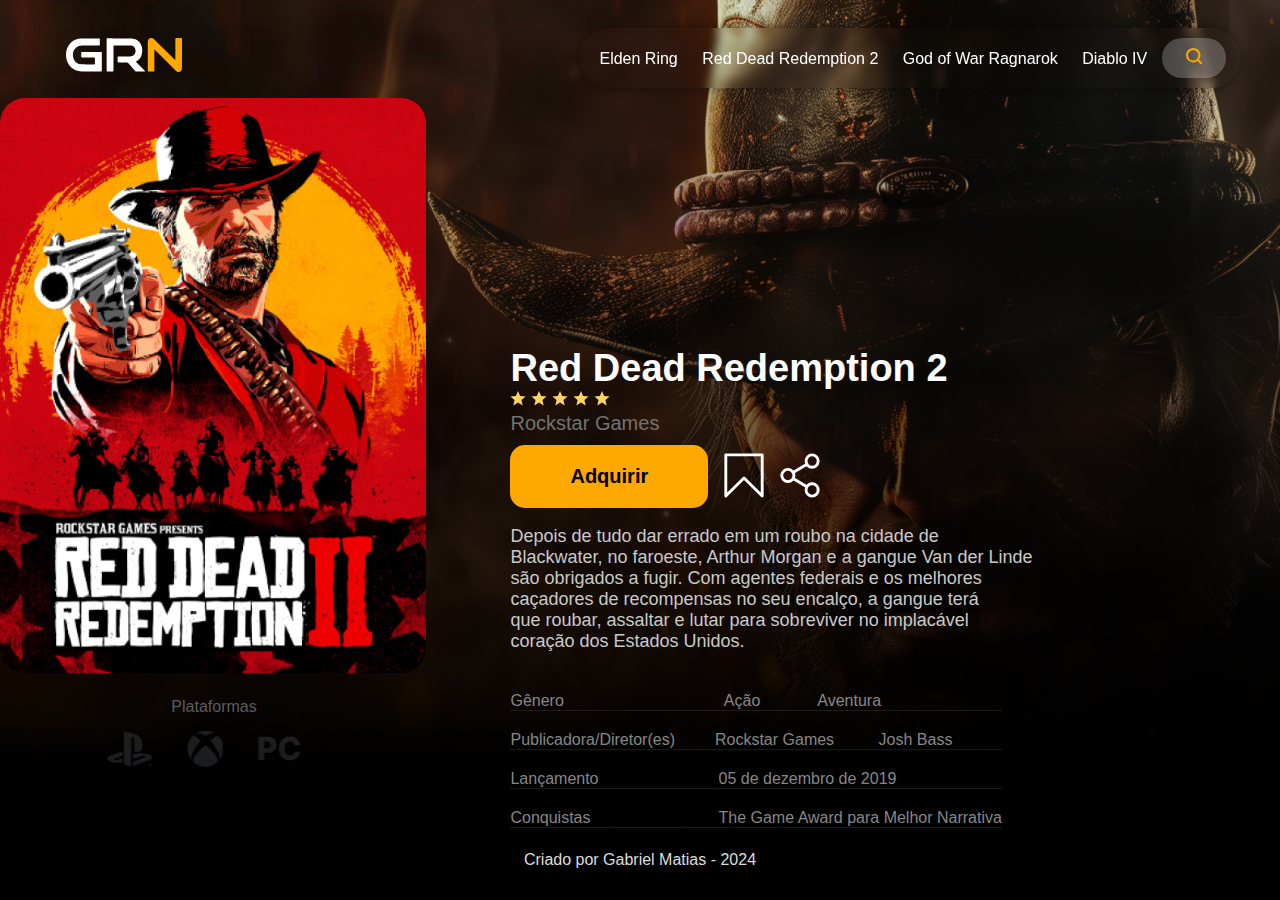
<file: rdr2.html>
<!DOCTYPE html>
<html lang="en">
<head>
    <meta charset="UTF-8">
    <meta name="viewport" content="width=device-width, initial-scale=1.0">
    <title>Red Dead Redemption 2</title>

    <link rel="stylesheet" href="css/estilo-rdr2.css">
    

</head>
<body>

    <!--TOPO-->
    <section class="container-cabecalho">
        <div id="area-logo">
            <svg xmlns="http://www.w3.org/2000/svg" width="116" height="34" viewBox="0 0 116 34" fill="none">
                <g clip-path="url(#clip0_1_75)">
                  <path d="M24.5462 33.4883C21.5475 33.4883 18.5488 33.5222 15.5501 33.4826C7.12988 33.3667 0.412545 26.6153 0.0276687 18.0235C-0.210456 12.7224 1.04662 8.0321 5.02552 4.38217C7.93009 1.71612 11.4327 0.497589 15.2843 0.443873C21.1432 0.359056 27.0022 0.421255 32.8612 0.381674C33.6725 0.37602 33.8829 0.661568 33.8608 1.43905C33.8137 3.03925 33.7888 4.6451 33.8691 6.24248C33.9217 7.26875 33.5479 7.49493 32.6065 7.48645C27.2099 7.44404 21.8105 7.51189 16.414 7.45535C8.2762 7.37053 5.20273 15.38 7.78611 21.1843C9.26193 24.5034 11.8951 26.2535 15.4061 26.3665C19.5539 26.5022 23.71 26.3779 27.8606 26.4287C28.7549 26.44 28.9488 26.1064 28.9211 25.2837C28.8712 23.7316 28.8518 22.1738 28.9266 20.6217C28.9737 19.6463 28.5888 19.4314 27.7249 19.4399C23.9897 19.4738 20.2517 19.4173 16.5137 19.4766C15.4753 19.4936 15.1209 19.1911 15.2067 18.1309C15.2953 17.0537 15.2593 15.9652 15.215 14.8824C15.1846 14.1587 15.4116 13.8957 16.1509 13.8986C22.3782 13.924 28.6082 13.924 34.8354 13.8986C35.6412 13.8957 35.8461 14.1869 35.8433 14.9616C35.8184 20.7545 35.8101 26.5503 35.8488 32.3433C35.8544 33.2989 35.5276 33.525 34.6554 33.5137C31.2885 33.4713 27.9187 33.4968 24.5518 33.4968V33.4911L24.5462 33.4883Z" fill="white"/>
                  <path d="M79.0657 33.4883C76.0006 33.4883 72.9797 33.4883 69.9589 33.4883C69.4078 33.4883 69.1753 33.0331 68.879 32.6967C66.7193 30.2483 64.5512 27.8056 62.433 25.3177C61.9014 24.6928 61.3614 24.4214 60.5446 24.4356C58.0083 24.4836 55.4665 24.3903 52.9329 24.4808C51.7866 24.5204 51.4986 24.102 51.5789 23.0304C51.6592 21.9533 51.662 20.8592 51.5789 19.782C51.4959 18.7331 51.8254 18.408 52.8803 18.4278C56.5713 18.4928 60.2622 18.473 63.9531 18.4475C68.2948 18.4193 70.6677 14.7043 69.0756 10.5229C68.3307 8.56645 66.8439 7.56845 64.9333 7.52887C59.3983 7.4186 53.8605 7.47798 48.3255 7.45536C47.7302 7.45536 47.4838 7.69284 47.5087 8.28373C47.5225 8.65975 47.5087 9.03859 47.5087 9.41461C47.5087 17 47.4893 24.5854 47.5308 32.168C47.5364 33.2225 47.2539 33.5759 46.2101 33.5137C44.7398 33.4261 43.2557 33.4374 41.7826 33.5109C40.8384 33.559 40.6307 33.183 40.6335 32.2896C40.6584 22.0664 40.6557 11.8432 40.6391 1.62C40.6391 0.794456 40.7304 0.361893 41.7383 0.367547C49.3057 0.41561 56.8731 0.339275 64.4377 0.418437C69.2583 0.469327 73.2511 2.24481 75.2142 7.07086C76.7399 10.8254 76.7094 14.6902 75.073 18.4589C74.223 20.4181 72.8468 21.9674 70.9667 22.8834C69.6986 23.5026 70.0004 23.873 70.7868 24.6533C73.3314 27.1836 75.8095 29.7818 78.3043 32.3602C78.5812 32.6458 78.9688 32.8606 79.074 33.4798L79.0657 33.4883Z" fill="white"/>
                  <path d="M88.3554 11.4615C88.3554 12.7931 88.3554 13.7233 88.3554 14.6534C88.3554 20.4944 88.3304 26.3354 88.3775 32.1736C88.3858 33.2197 88.1256 33.59 87.0734 33.5194C85.7415 33.4261 84.3958 33.4261 83.064 33.5194C82.0063 33.5929 81.7322 33.2112 81.7543 32.1651C81.818 29.058 81.7765 25.9481 81.7765 22.841C81.7765 16.9548 81.7765 11.0657 81.7765 5.17943C81.7765 4.80342 81.7516 4.42457 81.7848 4.04855C81.926 2.43987 82.2832 0.893388 83.9501 0.257266C85.5837 -0.367547 86.9792 0.197894 88.2197 1.41925C94.6878 7.79743 101.181 14.1502 107.668 20.5114C108.128 20.9609 108.596 21.4048 109.081 21.8684C109.554 21.3482 109.349 20.8082 109.352 20.3276C109.368 14.0173 109.388 7.70413 109.338 1.3938C109.33 0.319464 109.64 0.00564429 110.664 0.0678429C112.09 0.152659 113.525 0.12156 114.953 0.0763245C115.712 0.0537068 116.008 0.285538 116.006 1.10826C115.983 10.7151 116.011 20.3248 115.97 29.9316C115.964 31.5545 115.402 33.0048 113.777 33.706C112.071 34.4439 110.747 33.6975 109.551 32.5072C102.947 25.934 96.3409 19.3607 89.737 12.7903C89.3799 12.434 89.0116 12.0891 88.3609 11.4615H88.3554Z" fill="#FFA800"/>
                </g>
                <defs>
                  <clipPath id="clip0_1_75">
                    <rect width="116" height="34" fill="white"/>
                  </clipPath>
                </defs>
            </svg>
        </div>

        <div id="nav-menu">        
            <div id="area-menu">
                <a href="index.html">Elden Ring</a>
                <a href="rdr2.html">Red Dead Redemption 2</a>
                <a href="godofwar.html">God of War Ragnarok</a>
                <a href="diabloiv.html">Diablo IV</a>
                
           
                <div class="search-box">
                    <input type="text" class="search-text" placeholder="Pesquisar...">
                    <a class="search-btn">
                        <svg xmlns="http://www.w3.org/2000/svg" width="16" height="16" viewBox="0 0 16 16" fill="none">
                            <path d="M15 15L11.6167 11.6167M13.4444 7.22222C13.4444 10.6587 10.6587 13.4444 7.22222 13.4444C3.78578 13.4444 1 10.6587 1 7.22222C1 3.78578 3.78578 1 7.22222 1C10.6587 1 13.4444 3.78578 13.4444 7.22222Z" stroke="#FFA800" stroke-width="2" stroke-linecap="round" stroke-linejoin="round"/>
                          </svg>
                    </a>
                </div>
            </div>
        </div>

    </section>
    <!--FIM TOPO-->

    <!--CONTEÚDO-->
    <section id="all-content";>

        <div id="banner-elden">

            <img src="img/Rdr2/rdr2.jpg", alt="" width="426" height="575" style="border-radius: 25px;">

        </div>
        <!--CONTEÚDO DO GAME-->
        <div id="content-game">

           <h1 class="titulo">Red Dead Redemption 2</h1>

           <svg xmlns="http://www.w3.org/2000/svg" width="100" height="18" viewBox="0 0 200 32" fill="none">
            <path d="M16 0L20.2321 10.1751L31.2169 11.0557L22.8476 18.2249L25.4046 28.9443L16 23.2L6.59544 28.9443L9.15239 18.2249L0.783095 11.0557L11.7679 10.1751L16 0Z" fill="#FFD464"/>
            <path d="M58 0L62.2321 10.1751L73.2169 11.0557L64.8476 18.2249L67.4046 28.9443L58 23.2L48.5954 28.9443L51.1524 18.2249L42.7831 11.0557L53.7679 10.1751L58 0Z" fill="#FFD464"/>
            <path d="M100 0L104.232 10.1751L115.217 11.0557L106.848 18.2249L109.405 28.9443L100 23.2L90.5954 28.9443L93.1524 18.2249L84.7831 11.0557L95.7679 10.1751L100 0Z" fill="#FFD464"/>
            <path d="M142 0L146.232 10.1751L157.217 11.0557L148.848 18.2249L151.405 28.9443L142 23.2L132.595 28.9443L135.152 18.2249L126.783 11.0557L137.768 10.1751L142 0Z" fill="#FFD464"/>
            <path d="M184 0L188.232 10.1751L199.217 11.0557L190.848 18.2249L193.405 28.9443L184 23.2L174.595 28.9443L177.152 18.2249L168.783 11.0557L179.768 10.1751L184 0Z" fill="#FFD464"/>
          </svg>

          <div style="color: rgb(114, 114, 114); font-size: 20px;">
            Rockstar Games
          </div>

            <!--button-->
          <form method="get" action="https://store.steampowered.com/app/1174180/Red_Dead_Redemption_2/"; style="display: inline-block;">
            <button class="button", style="margin-top: 10px;">Adquirir</button>
        </form>
          <!--Icones-->

          <svg xmlns="http://www.w3.org/2000/svg" width="42" height="45" viewBox="0 0 42 47" fill="none" style="position: relative; top: 15px; left: 10px; cursor:pointer">
            <path d="M2 45V2H40V45L21 26.1462L2 45Z" stroke="white" stroke-width="3" stroke-linejoin="round"/>
          </svg>

          <svg xmlns="http://www.w3.org/2000/svg" width="42" height="45" viewBox="0 0 42 47" fill="none" style="position: relative; top: 15px; left: 20px; cursor:pointer;"<a href="https://www.instagram.com/"></a>>
            <path d="M13.8011 26.7465L28.22 35.3035M28.1989 11.6965L13.8011 20.2535M40 8.45C40 12.0122 37.1645 14.9 33.6667 14.9C30.1689 14.9 27.3333 12.0122 27.3333 8.45C27.3333 4.88776 30.1689 2 33.6667 2C37.1645 2 40 4.88776 40 8.45ZM14.6667 23.5C14.6667 27.0622 11.8311 29.95 8.33333 29.95C4.83553 29.95 2 27.0622 2 23.5C2 19.9378 4.83553 17.05 8.33333 17.05C11.8311 17.05 14.6667 19.9378 14.6667 23.5ZM40 38.55C40 42.1122 37.1645 45 33.6667 45C30.1689 45 27.3333 42.1122 27.3333 38.55C27.3333 34.9878 30.1689 32.1 33.6667 32.1C37.1645 32.1 40 34.9878 40 38.55Z" stroke="white" stroke-width="3" stroke-linecap="round" stroke-linejoin="round"/>
          </svg>

          <!--Fim de Icones-->


          <p class="description">Depois de tudo dar errado em um roubo na cidade de<br>
            Blackwater, no faroeste, Arthur Morgan e a gangue Van der Linde<br>
            são obrigados a fugir. Com agentes federais e os melhores<br>
            caçadores de recompensas no seu encalço, a gangue terá<br>
            que roubar, assaltar e lutar para sobreviver no implacável<br>
            coração dos Estados Unidos.</p>

           <!--DESCRIÇÕES-->
            <div class="informations">
                
                <p style="border-bottom: 1px solid #4b4b4b54;">Gênero<span style="padding-left: 160px;">Ação</span><span style="padding-left: 57px;">Aventura</span></p>
                <p style="padding-top: 20px; border-bottom: 1px solid #4b4b4b54;">Publicadora/Diretor(es)<span style="padding-left: 40px;">Rockstar Games</span> <span style="padding-left: 40px;">Josh Bass</span></p>
                <p style="padding-top: 20px; border-bottom: 1px solid #4b4b4b54;">Lançamento<span style="padding-left: 120px;">05 de dezembro de 2019</span></p>
                <p style="padding-top: 20px; border-bottom: 1px solid #4b4b4b54;">Conquistas<span style="padding-left: 128px;">The Game Award para Melhor Narrativa</span></p>

            </div>
            <!--FIM DESCRIÇÕES-->

        </div>
        <!--FIM CONTEÚDO DO GAME-->

        <div id="plataformas">
            <p style="color: rgb(92, 92, 92);">Plataformas</p>
        </div>

        <svg xmlns="http://www.w3.org/2000/svg" xmlns:xlink="http://www.w3.org/1999/xlink" width="247" height="36" viewBox="0 0 247 46" fill="none" style="padding: 15px 50px 0px 80px;">
          <path d="M0 0H247V46H0V0Z" fill="url(#pattern0_45_2)"/>
          <defs>
            <pattern id="pattern0_45_2" patternContentUnits="objectBoundingBox" width="1" height="1">
              <use xlink:href="#image0_45_2" transform="scale(0.00404858 0.0217391)"/>
            </pattern>
            <image id="image0_45_2" width="247" height="46" xlink:href="[data-uri]"/>
          </defs>
        </svg>

        <!--lateral-->
        <div id="area-lateral">
            <h3>Red Dead Redemption</h3>
            <p style="color: #878787; font-size: 14px; padding-top: 5px;">Red Dead Redemption conta a história<br> de um
              ex-criminoso, conhecido como John Marston, enquanto ele viaja pelas vastas extensões de terra do velho oeste americano e do México, para caçar os membros restantes da famosa gangue Van der Linde em uma tentativa de salvar sua família.</p>

            <a href="https://www.rockstargames.com/br/reddeadredemption">
             <img src="img/Rdr2/rdr.jpg" alt="", width="300", style="border-radius: 15px; padding-top: 10px; margin-left: -10px;">
            </a>

            <p style="padding-top: 10px; text-align: center;">Veja também</p><br>
            <!--<p  style="color: #878787; text-align: center; font-size: 14px; padding-top: 5px; margin-top: -20px;">Outros títulos da desenvolvedora</p>-->

            <div style="padding-left: 10px;"">
                <img src="img/Rdr2/gta.png" alt="" width="90px">
                <img src="img/Rdr2/gta sa.png" alt="" width="90px">
                <img src="img/Rdr2/max.png" alt="" width="90px">
            </div>

        </div>

    </section>

    <div id="rodape"><span style="color: #DDDDDD;">Criado por Gabriel Matias - 2024</span></div>

   
</body>
</html>
</file>
<file: css/estilo-game.css>
/*limpar formatações padrões*/

* {
    margin: 0;
    padding: 0;
}

@import url('https://fonts.googleapis.com/css2?family=Inter:wght@100..900&display=swap" rel="stylesheet');

body {
    background-image: url('../img/eldenring/bgelden.jpg');
    background-size: cover;
    background-attachment: fixed;
    font-size: 1em;
    color: white;
    font-family: 'Inter', sans-serif;   
}

/*------------------------------------------------------- Menu --------------------------------------------------------------*/

#area-logo {
    padding: 10px;
    display: inline-block;
    position: relative;
	    top: 28px;
	    left: 56px;
        right: 1748px;
	    bottom: 989px;
}

#nav-menu {
    display: inline-block; 
    align-items: center;
    
}

#area-menu{
    padding-top: 10px;
    padding-bottom: 10px;
    padding-right: 15px;
    padding-left: 10px;
    margin: 0px;
	position: relative;
		top: 20px;
		left: 439px;
		right: 456px;
        bottom: 971px;
        

        border-radius: 30px;
        backdrop-filter: blur(5px);
        -webkit-backdrop-filter: blur(20px);
        box-shadow: 0px 0px 10px rgba(0, 0, 0, 0.37);
        border: 2px solid rgba ( 255, 255, 255, 0.18);


    align-items: center;
}

a{
    text-decoration: none;
    padding-inline: 10px;
    position:relative;
    top: 0;
}

a:link, a:visited {
    color: #fff;
}

a:hover {
    font-weight: bold;
    color: #FFA800;
}

a:active {
    font-weight: bold;
    color: #FFA800;
}


/* Caixa de Pesquisa */
.search-box {

    background: #ffffff3b;
    height: 20px;
    padding:10px;
    border-radius: 40px;
    
    display: inline-block;
    justify-content: center;
    align-items: center;
}

.search-text{
    background: none;
    border: 0;
    height: 20px;
    outline: 0;
    padding: 0px;
    font-size:16px;
    color: white;

    transition: 0.4s;

    width: 0px;
}

.search-btn {
    width: 20px;
    height: 50px;
    border-radius: 50%;

    display: inline-block;
    justify-content: center;
    align-items: center;

    cursor: pointer;
}

.search-box:hover > .search-text {
    width: 100px;
    padding-left: 10px;
}

/* Caixa de Pesquisa */


.container-cabecalho{
    /*border: solid yellow;*/
    position: relative;
    padding-bottom: 30px;
}

/*------------------------------------------------------- Fim Menu --------------------------------------------------------------*/

#banner-elden{
    display: inline-block;
    /*padding-left: 28px;
    /*position: absolute;
    top: 175px;
    left: 28px;
    border: solid orangered;*/
    border-radius: 20px;
}

#all-content{
    width: 1696px;
    margin: auto;
    }
    
    
#content-game{
    /*border: solid #FFA800;*/
    display: inline-block;
    position: relative;
    top: 150px;
    padding-left: 80px;
    padding-right: 400px;
}

#plataformas{

   /* border: solid blue;*/
    padding-top: 20px;
	text-align: center;
    margin-right: 1268px;    
}

#rodape {
    margin-top: 80px;
    margin-bottom: 10px;
    clear: both;
    text-align: center;
    background: #00000000;
}

#area-lateral{
    width: 300px;
    float: right;
    margin-top: -435px;
    /*border: solid 1px blueviolet;*/
}

.titulo{
    color: white;
    font-weight: bold;
    font-size: 38px;
}

.description{
    color: rgb(201, 201, 201);
    margin-top: 18px;
    font-size: 18px;
 }

 .informations{
    color: #878787;
    margin-top: 40px;
 }

 

  /* botão*/
  .button {
    background-color: #FFA800;
    color: #000000;
    font-size: 20px;
    font-weight: bold;
    padding: 20px 60px;
    border: none;
    border-radius: 15px;
    cursor: pointer;
}

.button:hover {
    background-color: #f94f00;
    color: white;
}
 /* fim botão*/
</file>
<file: css/estilo-diabloiv.css>
/*limpar formatações padrões*/

* {
    margin: 0;
    padding: 0;
}

@import url('https://fonts.googleapis.com/css2?family=Inter:wght@100..900&display=swap" rel="stylesheet');

body {
    background-image: url('../img/diabloiv/bgdiabloiv.jpg');
    background-size: cover;
    background-attachment: fixed;
    font-size: 1em;
    color: white;
    font-family: 'Inter', sans-serif;   
}

/*------------------------------------------------------- Menu --------------------------------------------------------------*/

#area-logo {
    padding: 10px;
    display: inline-block;
    position: relative;
	    top: 28px;
	    left: 56px;
        right: 1748px;
	    bottom: 989px;
        /*border: solid red;*/
}

#nav-menu {
    display: inline-block; 
    align-items: center;
    
}

#area-menu{
    padding-top: 10px;
    padding-bottom: 10px;
    padding-right: 15px;
    padding-left: 10px;
    margin: 0px;
	position: relative;
		top: 20px;
		left: 439px;
		right: 456px;
        bottom: 971px;
        /*border: solid #FFA800;*/

        border-radius: 30px;
        backdrop-filter: blur(5px);
        -webkit-backdrop-filter: blur(20px);
        box-shadow: 0px 0px 10px rgba(0, 0, 0, 0.37);
        border: 2px solid rgba ( 255, 255, 255, 0.18);


    align-items: center;
}

a{
    text-decoration: none;
    padding-inline: 10px;
    position:relative;
    top: 0;
}

a:link, a:visited {
    color: #fff;
}

a:hover {
    font-weight: bold;
    color: #FFA800;
}

a:active {
    font-weight: bold;
    color: #FFA800;
}


/* Caixa de Pesquisa */
.search-box {

    background: #ffffff3b;
    height: 20px;
    padding:10px;
    border-radius: 40px;
    
    display: inline-block;
    justify-content: center;
    align-items: center;
}

.search-text{
    background: none;
    border: 0;
    height: 20px;
    outline: 0;
    padding: 0px;
    font-size:16px;
    color: white;

    transition: 0.4s;

    width: 0px;
}

.search-btn {
    width: 20px;
    height: 50px;
    border-radius: 50%;

    display: inline-block;
    justify-content: center;
    align-items: center;

    cursor: pointer;
}

.search-box:hover > .search-text {
    width: 100px;
    padding-left: 10px;
}

/* Caixa de Pesquisa */


.container-cabecalho{
    position: relative;
    padding-bottom: 30px;
}

/*------------------------------------------------------- Fim Menu --------------------------------------------------------------*/

#banner-elden{
    display: inline-block;
    /*padding-left: 28px;
    /*position: absolute;
    top: 175px;
    left: 28px;*/
    /*border: solid orangered;*/
    border-radius: 20px;
}

#all-content{
    width: 1696px;
    margin: auto;
    }
    
    
#content-game{
    /*border: solid #FFA800;*/
    display: inline-block;
    position: relative;
    top: 150px;
    padding-left: 80px;
    padding-right: 400px;
}

#plataformas{

    padding-top: 20px;
	text-align: center;
    margin-right: 1268px;    
}

#rodape {
    margin-top: 80px;
    margin-bottom: 10px;
    clear: both;
    text-align: center;
    background: #00000000;
}

#area-lateral{
    width: 300px;
    float: right;
    margin-top: -435px;
}

.titulo{
    color: white;
    font-weight: bold;
    font-size: 38px;
}

.description{
    color: rgb(201, 201, 201);
    margin-top: 18px;
    font-size: 18px;
 }

 .informations{
    color: #878787;
    margin-top: 40px;
    padding-right: 40px;
 }

 

  /* botão*/
  .button {
    background-color: #FFA800;
    color: #000000;
    font-size: 20px;
    font-weight: bold;
    padding: 20px 60px;
    border: none;
    border-radius: 15px;
    cursor: pointer;
}

.button:hover {
    background-color: #f94f00;
    color: white;
}
 /* fim botão*/
</file>
<file: css/estilo-godofwar.css>
/*limpar formatações padrões*/

* {
    margin: 0;
    padding: 0;
}

@import url('https://fonts.googleapis.com/css2?family=Inter:wght@100..900&display=swap" rel="stylesheet');

body {
    background-image: url('../img/God/bggodofwar.jpg');
    background-size: cover;
    background-attachment: fixed;
    font-size: 1em;
    color: white;
    font-family: 'Inter', sans-serif;   
}

/*------------------------------------------------------- Menu --------------------------------------------------------------*/

#area-logo {
    padding: 10px;
    display: inline-block;
    position: relative;
	    top: 28px;
	    left: 56px;
        right: 1748px;
	    bottom: 989px;
        /*border: solid red;*/
}

#nav-menu {
    display: inline-block; 
    align-items: center;
    
}

#area-menu{
    padding-top: 10px;
    padding-bottom: 10px;
    padding-right: 15px;
    padding-left: 10px;
    margin: 0px;
	position: relative;
		top: 20px;
		left: 439px;
		right: 456px;
        bottom: 971px;
        /*border: solid #FFA800;*/

        border-radius: 30px;
        backdrop-filter: blur(5px);
        -webkit-backdrop-filter: blur(20px);
        box-shadow: 0px 0px 10px rgba(0, 0, 0, 0.37);
        border: 2px solid rgba ( 255, 255, 255, 0.18);


    align-items: center;
}

a{
    text-decoration: none;
    padding-inline: 10px;
    position:relative;
    top: 0;
}

a:link, a:visited {
    color: #fff;
}

a:hover {
    font-weight: bold;
    color: #FFA800;
}

a:active {
    font-weight: bold;
    color: #FFA800;
}


/* Caixa de Pesquisa */
.search-box {

    background: #ffffff3b;
    height: 20px;
    padding:10px;
    border-radius: 40px;
    
    display: inline-block;
    justify-content: center;
    align-items: center;
}

.search-text{
    background: none;
    border: 0;
    height: 20px;
    outline: 0;
    padding: 0px;
    font-size:16px;
    color: white;

    transition: 0.4s;

    width: 0px;
}

.search-btn {
    width: 20px;
    height: 50px;
    border-radius: 50%;

    display: inline-block;
    justify-content: center;
    align-items: center;

    cursor: pointer;
}

.search-box:hover > .search-text {
    width: 100px;
    padding-left: 10px;
}

/* Caixa de Pesquisa */


.container-cabecalho{
    position: relative;
    padding-bottom: 30px;
}

/*------------------------------------------------------- Fim Menu --------------------------------------------------------------*/

#banner-elden{
    display: inline-block;
    /*padding-left: 28px;
    /*position: absolute;
    top: 175px;
    left: 28px;*/
    border-radius: 20px;
}

#all-content{
    width: 1696px;
    margin: auto;
    }
    
    
#content-game{
    display: inline-block;
    position: relative;
    top: 150px;
    padding-left: 80px;
    padding-right: 400px;
}

#plataformas{
    padding-top: 20px;
	text-align: center;
    margin-right: 1268px;    
}

#rodape {
    margin-top: 80px;
    margin-bottom: 10px;
    clear: both;
    text-align: center;
    background: #00000000;
}

#area-lateral{
    width: 300px;
    float: right;
    margin-top: -435px;
}

.titulo{
    color: white;
    font-weight: bold;
    font-size: 38px;
}

.description{
    color: rgb(201, 201, 201);
    margin-top: 18px;
    font-size: 18px;
 }

 .informations{
    color: #878787;
    margin-top: 40px;
 }

 

  /* botão*/
  .button {
    background-color: #FFA800;
    color: #000000;
    font-size: 20px;
    font-weight: bold;
    padding: 20px 60px;
    border: none;
    border-radius: 15px;
    cursor: pointer;
}

.button:hover {
    background-color: #f94f00;
    color: white;
}
 /* fim botão*/
</file>
<file: css/estilo-rdr2.css>
/*limpar formatações padrões*/

* {
    margin: 0;
    padding: 0;
}

@import url('https://fonts.googleapis.com/css2?family=Inter:wght@100..900&display=swap" rel="stylesheet');

body {
    background-image: url('../img/Rdr2/bg-rdr2.jpg');
    background-size: cover;
    background-attachment: fixed;
    font-size: 1em;
    color: white;
    font-family: 'Inter', sans-serif;   
}

/*------------------------------------------------------- Menu --------------------------------------------------------------*/

#area-logo {
    padding: 10px;
    display: inline-block;
    position: relative;
	    top: 28px;
	    left: 56px;
        right: 1748px;
	    bottom: 989px;
        /*border: solid red;*/
}

#nav-menu {
    display: inline-block; 
    align-items: center;
    
}

#area-menu{
    padding-top: 10px;
    padding-bottom: 10px;
    padding-right: 15px;
    padding-left: 10px;
    margin: 0px;
	position: relative;
		top: 20px;
		left: 439px;
		right: 456px;
        bottom: 971px;
        /*border: solid #FFA800;*/

        border-radius: 30px;
        backdrop-filter: blur(5px);
        -webkit-backdrop-filter: blur(20px);
        box-shadow: 0px 0px 10px rgba(0, 0, 0, 0.37);
        border: 2px solid rgba ( 255, 255, 255, 0.18);


    align-items: center;
}

a{
    text-decoration: none;
    padding-inline: 10px;
    position:relative;
    top: 0;
}

a:link, a:visited {
    color: #fff;
}

a:hover {
    font-weight: bold;
    color: #FFA800;
}

a:active {
    font-weight: bold;
    color: #FFA800;
}


/* Caixa de Pesquisa */
.search-box {

    background: #ffffff3b;
    height: 20px;
    padding:10px;
    border-radius: 40px;
    
    display: inline-block;
    justify-content: center;
    align-items: center;
}

.search-text{
    background: none;
    border: 0;
    height: 20px;
    outline: 0;
    padding: 0px;
    font-size:16px;
    color: white;

    transition: 0.4s;

    width: 0px;
}

.search-btn {
    width: 20px;
    height: 50px;
    border-radius: 50%;

    display: inline-block;
    justify-content: center;
    align-items: center;

    cursor: pointer;
}

.search-box:hover > .search-text {
    width: 100px;
    padding-left: 10px;
}

/* Caixa de Pesquisa */


.container-cabecalho{
    position: relative;
    padding-bottom: 30px;
}

/*------------------------------------------------------- Fim Menu --------------------------------------------------------------*/

#banner-elden{
    display: inline-block;
    /*padding-left: 28px;
    /*position: absolute;
    top: 175px;
    left: 28px;*/
    /*border: solid orangered;*/
    border-radius: 20px;
}

#all-content{
    width: 1696px;
    margin: auto;
    }
    
    
#content-game{
    /*border: solid #FFA800;*/
    display: inline-block;
    position: relative;
    top: 150px;
    padding-left: 80px;
    padding-right: 400px;
}

#plataformas{

    padding-top: 20px;
	text-align: center;
    margin-right: 1268px;    
}

#rodape {
    margin-top: 80px;
    margin-bottom: 10px;
    clear: both;
    text-align: center;
    background: #00000000;
}

#area-lateral{
    width: 300px;
    float: right;
    margin-top: -435px;
}

.titulo{
    color: white;
    font-weight: bold;
    font-size: 38px;
}

.description{
    color: rgb(201, 201, 201);
    margin-top: 18px;
    font-size: 18px;
 }

 .informations{
    color: #878787;
    margin-top: 40px;
    padding-right: 40px;
 }

 

  /* botão*/
  .button {
    background-color: #FFA800;
    color: #000000;
    font-size: 20px;
    font-weight: bold;
    padding: 20px 60px;
    border: none;
    border-radius: 15px;
    cursor: pointer;
}

.button:hover {
    background-color: #f94f00;
    color: white;
}
 /* fim botão*/
</file>
